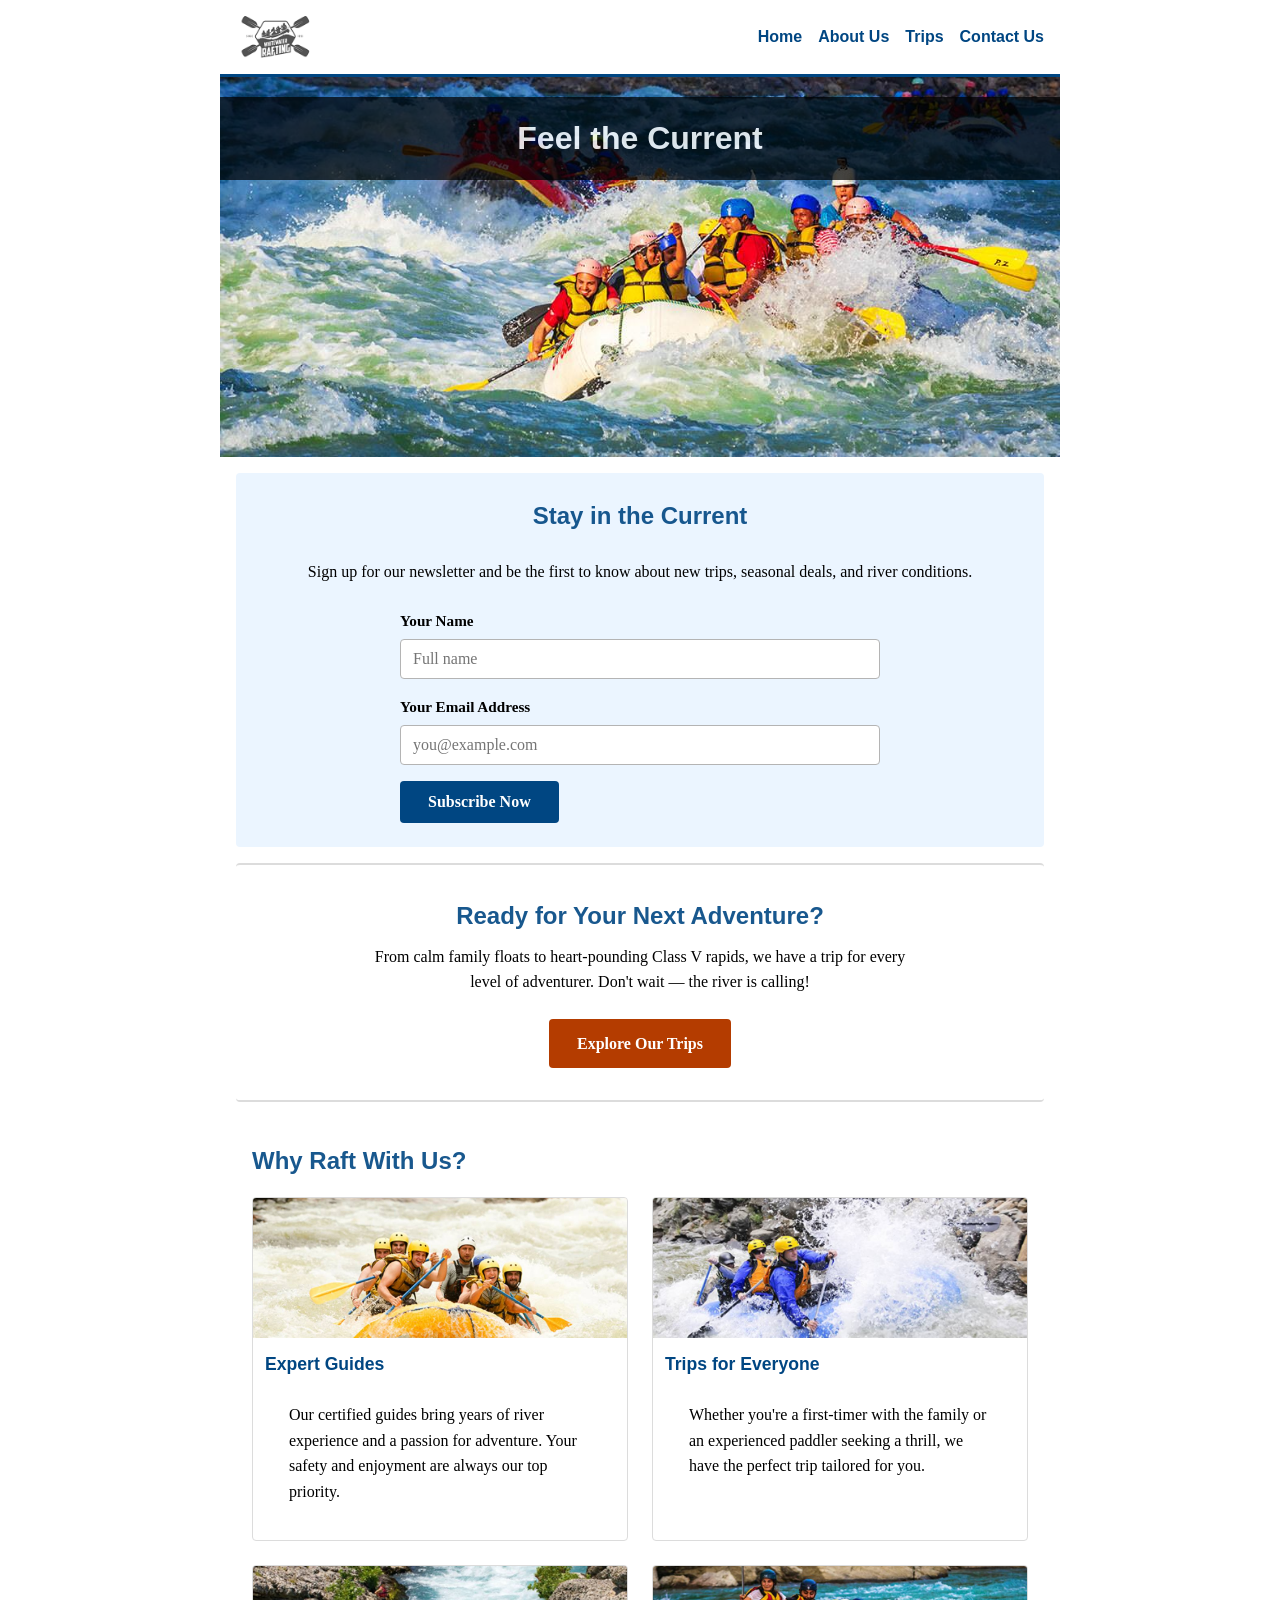
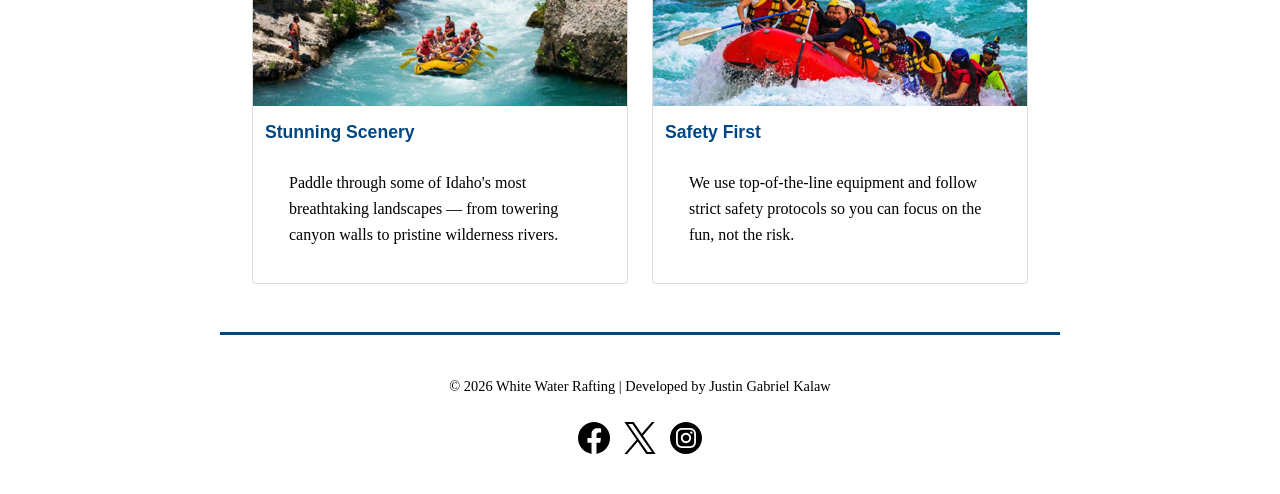
<file: wwr/index.html>
<!DOCTYPE html>
<html lang="en">

<head>
  <meta charset="UTF-8">
  <meta name="viewport" content="width=device-width, initial-scale=1.0">
  <title>Home - White Water Rafting</title>
  <meta name="description" content="White Water Rafting offers thrilling river adventures for all skill levels. Book your next whitewater rafting trip today!">
  <meta name="author" content="Justin Gabriel Kalaw">
  <link rel="stylesheet" href="styles/rafting.css">
</head>
<body>

  <!-- HEADER -->
  <header>
    <img src="images/z-wwr-crossedoars.png" alt="White Water Rafting Logo">
    <nav>
      <a href="index.html">Home</a>
      <a href="about.html">About Us</a>
      <a href="trips.html">Trips</a>
      <a href="contact.html">Contact Us</a>
    </nav>
  </header>

  <!-- MAIN -->
  <main>

    <!-- HERO DIV -->
    <div class="hero">
      <img src="images/rafting12_1024.jpg" alt="Exciting whitewater rafting on a wild river">
      <h1>Feel the Current</h1>
    </div>

    <!-- NEWSLETTER SECTION -->
    <section class="newsletter-section">
      <h2>Stay in the Current</h2>
      <p>Sign up for our newsletter and be the first to know about new trips, seasonal deals, and river conditions.</p>
      <form class="newsletter-form" action="#" method="post">
        <div class="form-group">
          <label for="newsletter-name">Your Name</label>
          <input type="text" id="newsletter-name" name="newsletter-name" placeholder="Full name" required>
        </div>
        <div class="form-group">
          <label for="newsletter-email">Your Email Address</label>
          <input type="email" id="newsletter-email" name="newsletter-email" placeholder="you@example.com" required>
        </div>
        <button type="submit" class="submit-btn">Subscribe Now</button>
      </form>
    </section>

    <!-- CALL TO ACTION -->
    <section class="cta-section">
      <h2>Ready for Your Next Adventure?</h2>
      <p>From calm family floats to heart-pounding Class V rapids, we have a trip for every level of adventurer. Don't wait — the river is calling!</p>
      <a href="trips.html" class="cta-btn">Explore Our Trips</a>
    </section>

    <!-- OFFERINGS GRID -->
    <section class="offerings-section">
      <h2>Why Raft With Us?</h2>
      <div class="offerings-grid">

        <div class="offering-card">
          <img src="images/rafting4_600.jpg" alt="Expert guides leading a rafting trip">
          <div class="offering-content">
            <h3>Expert Guides</h3>
            <p>Our certified guides bring years of river experience and a passion for adventure. Your safety and enjoyment are always our top priority.</p>
          </div>
        </div>

        <div class="offering-card">
          <img src="images/rafting29_600.jpg" alt="Family enjoying a rafting float trip">
          <div class="offering-content">
            <h3>Trips for Everyone</h3>
            <p>Whether you're a first-timer with the family or an experienced paddler seeking a thrill, we have the perfect trip tailored for you.</p>
          </div>
        </div>

        <div class="offering-card">
          <img src="images/rafting65_600.jpg" alt="Beautiful river scenery on the Main Salmon">
          <div class="offering-content">
            <h3>Stunning Scenery</h3>
            <p>Paddle through some of Idaho's most breathtaking landscapes — from towering canyon walls to pristine wilderness rivers.</p>
          </div>
        </div>

        <div class="offering-card">
          <img src="images/rafting18_600.jpg" alt="Safety gear and equipment">
          <div class="offering-content">
            <h3>Safety First</h3>
            <p>We use top-of-the-line equipment and follow strict safety protocols so you can focus on the fun, not the risk.</p>
          </div>
        </div>

      </div>
    </section>

  </main>

  <!-- FOOTER -->
  <footer>
    <p>© 2026 White Water Rafting | Developed by Justin Gabriel Kalaw</p>
    <nav class="socialmedia">
      <a href="#"><img src="images/facebook-bw.svg" alt="Follow White Water Rafting on Facebook"></a>
      <a href="#"><img src="images/x-bw.svg" alt="Follow White Water Rafting on Twitter"></a>
      <a href="#"><img src="images/instagram-bw.svg" alt="Follow White Water Rafting on Instagram"></a>
    </nav>
  </footer>

</body>
</html>
</file>
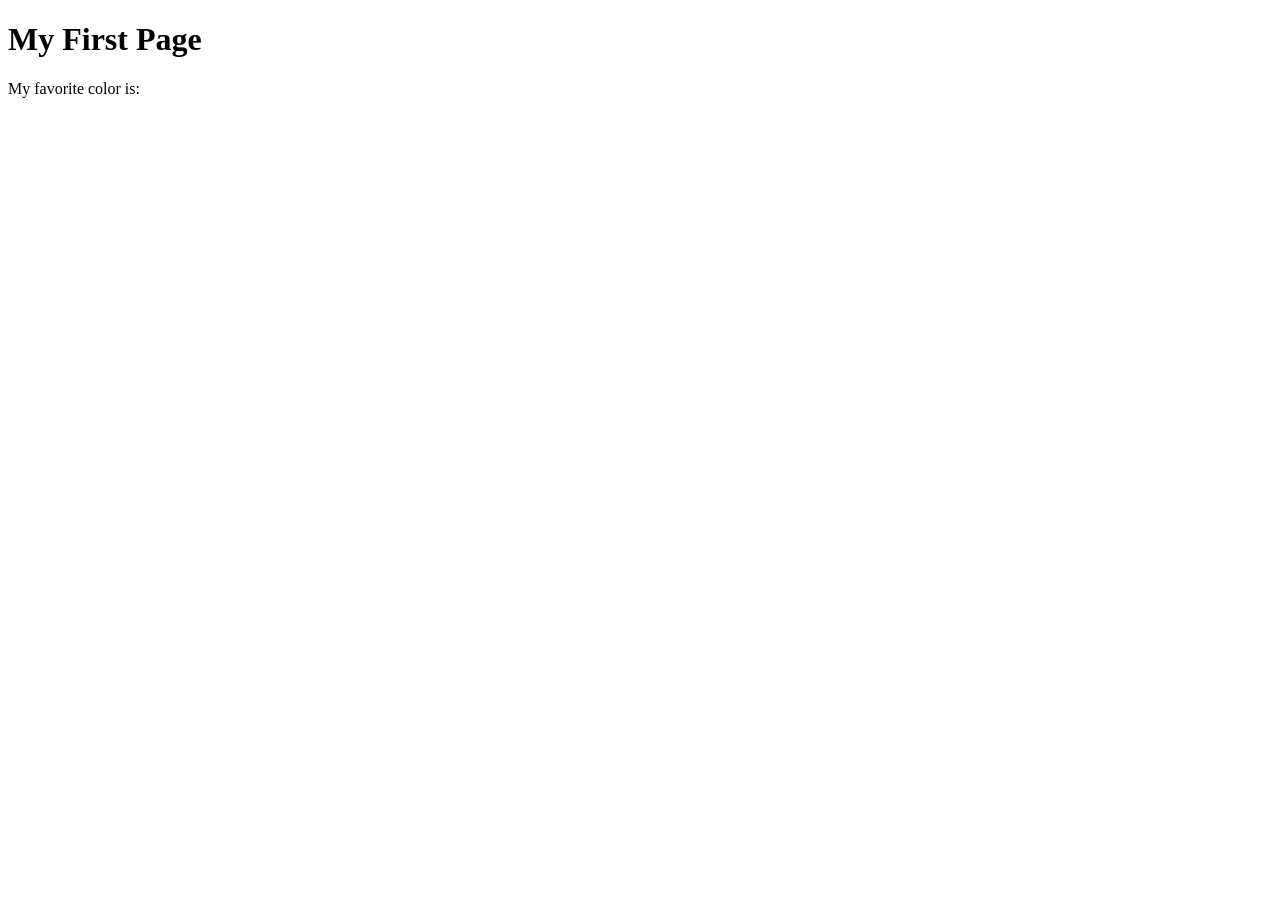
<file: week01/first-page.html>
<!DOCTYPE html>
<html lang="en">
<head>
    <meta charset="UTF-8">
    <meta name="viewport" content="width=device-width, initial-scale=1.0">
    <title>My First Page</title>
</head>
<body>
    <h1>My First Page</h1>
    <p>My favorite color is: </p>
</body>
</html>
</file>
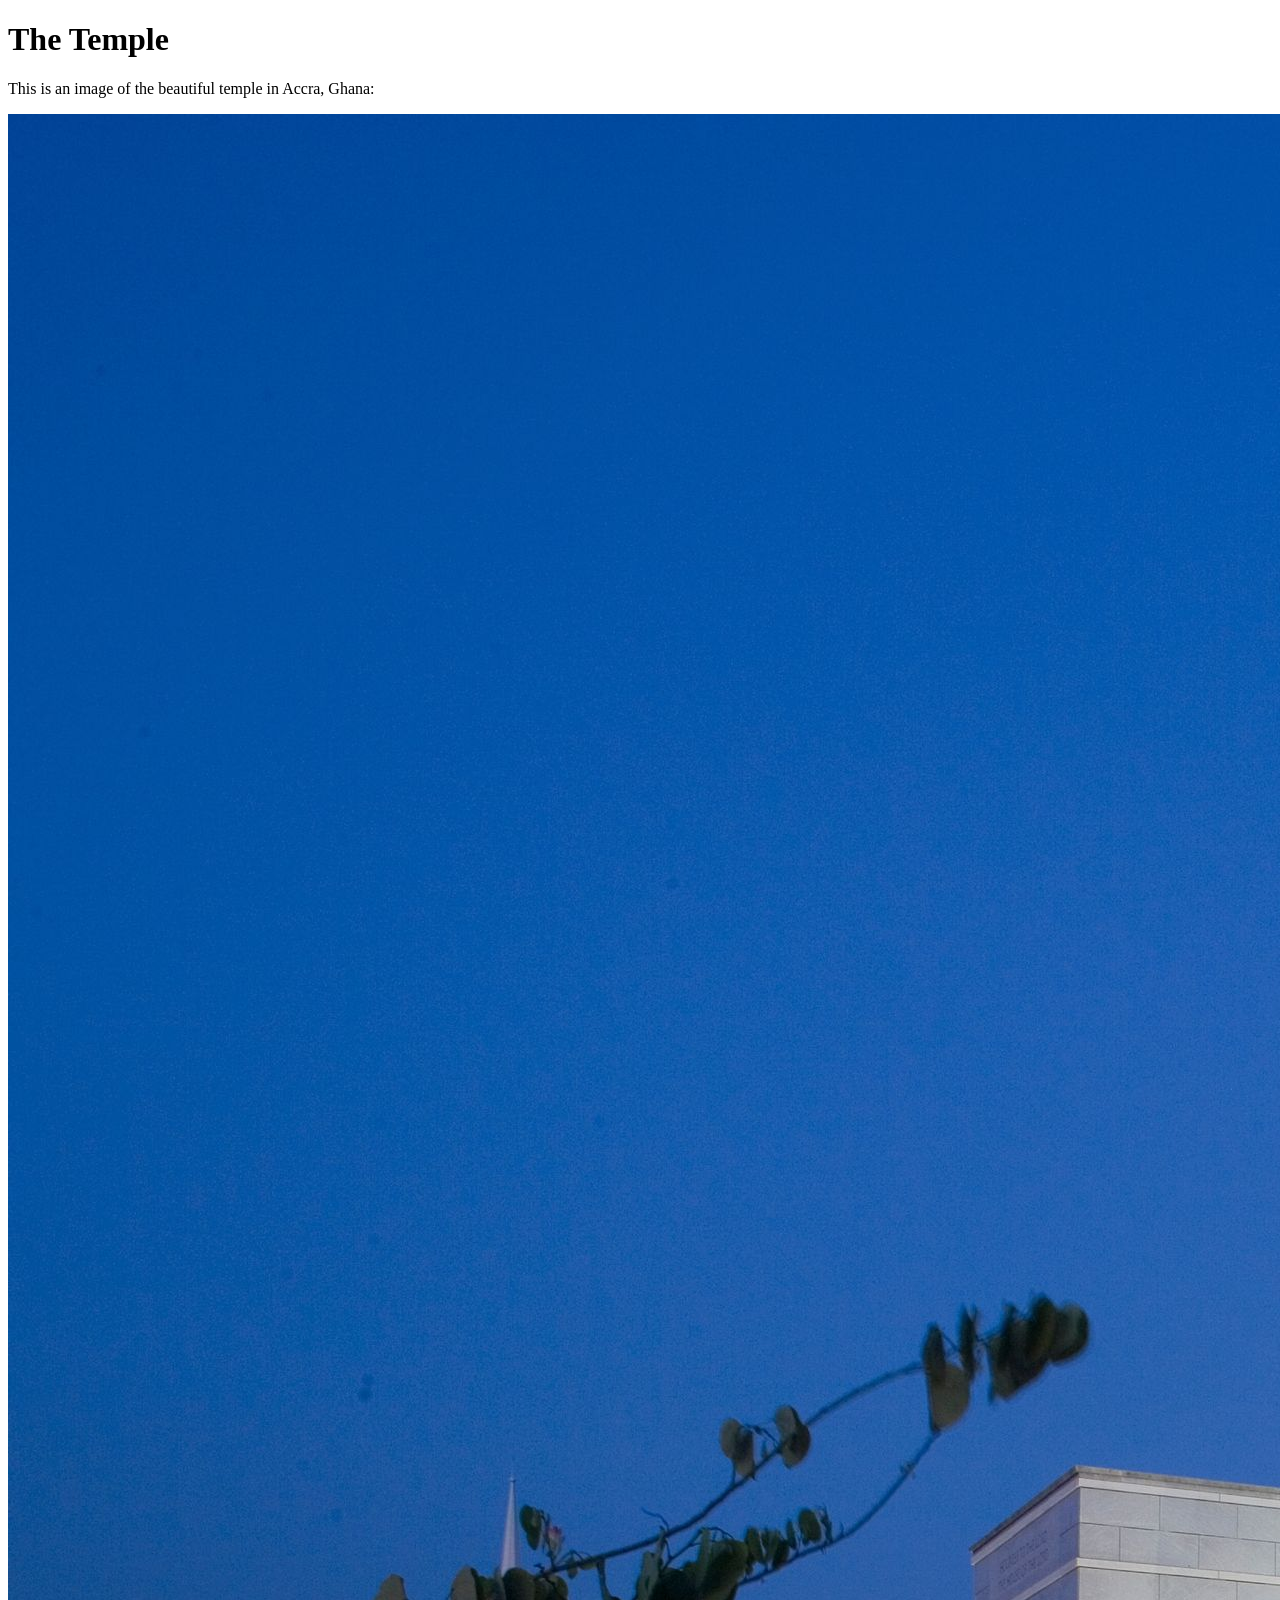
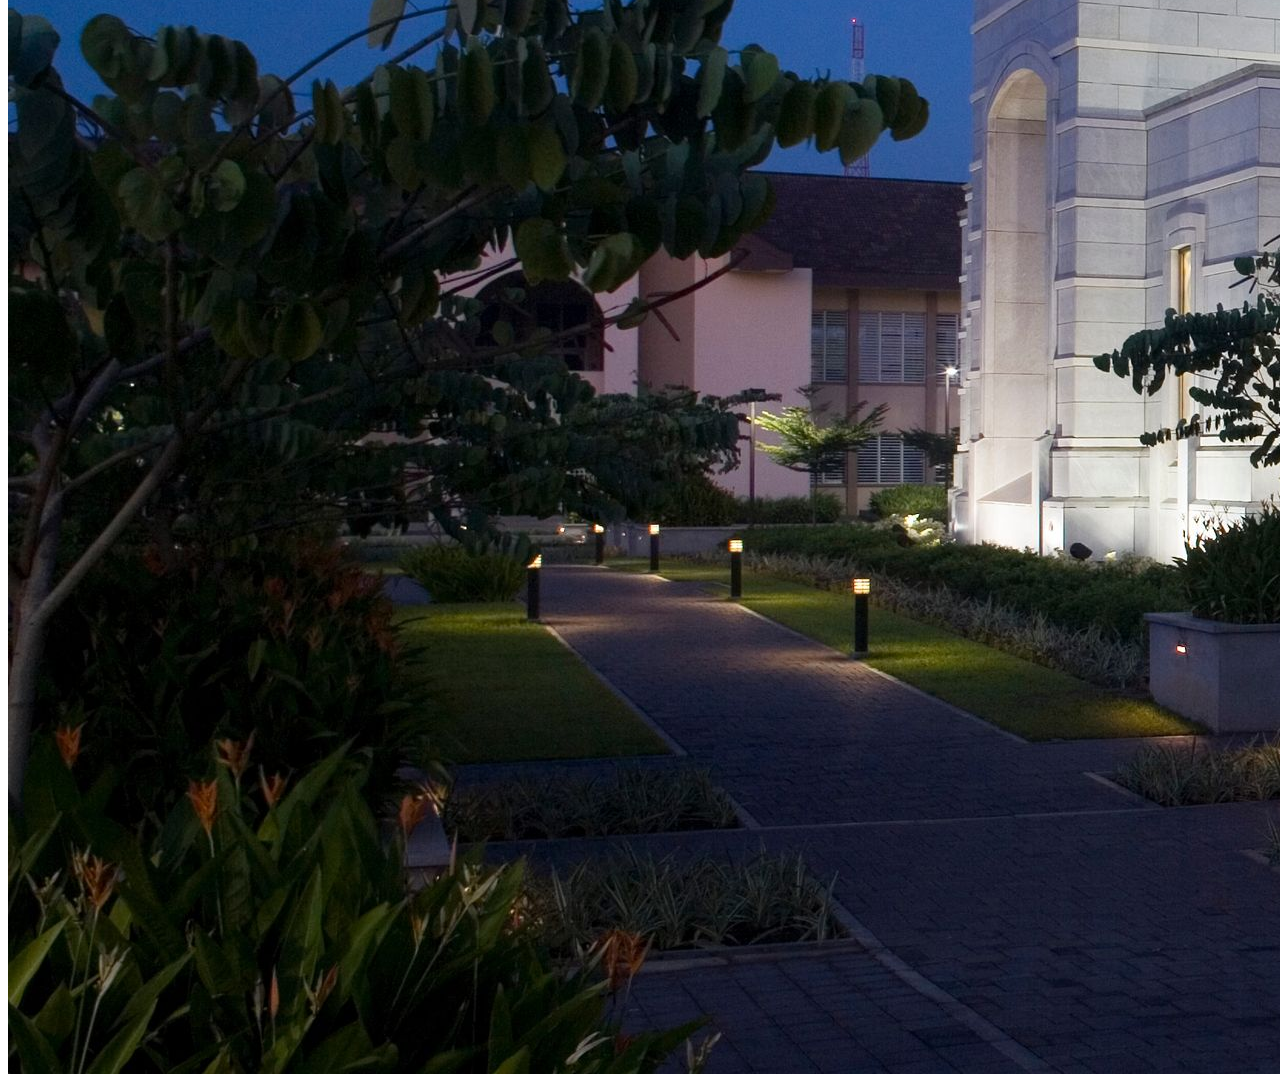
<file: week01/images.html>
<!DOCTYPE html>
<html lang="en">
<head>
    <meta charset="UTF-8">
    <meta name="viewport" content="width=device-width, initial-scale=1.0">
    <title>Temple Image</title>
</head>
<body>
    <h1>The Temple</h1>
    <p>This is an image of the beautiful temple in Accra, Ghana:</p>
    <img src="images/temple-large.jpeg" alt="The Accra Ghana Temple">
    
</body>
</html>
</file>
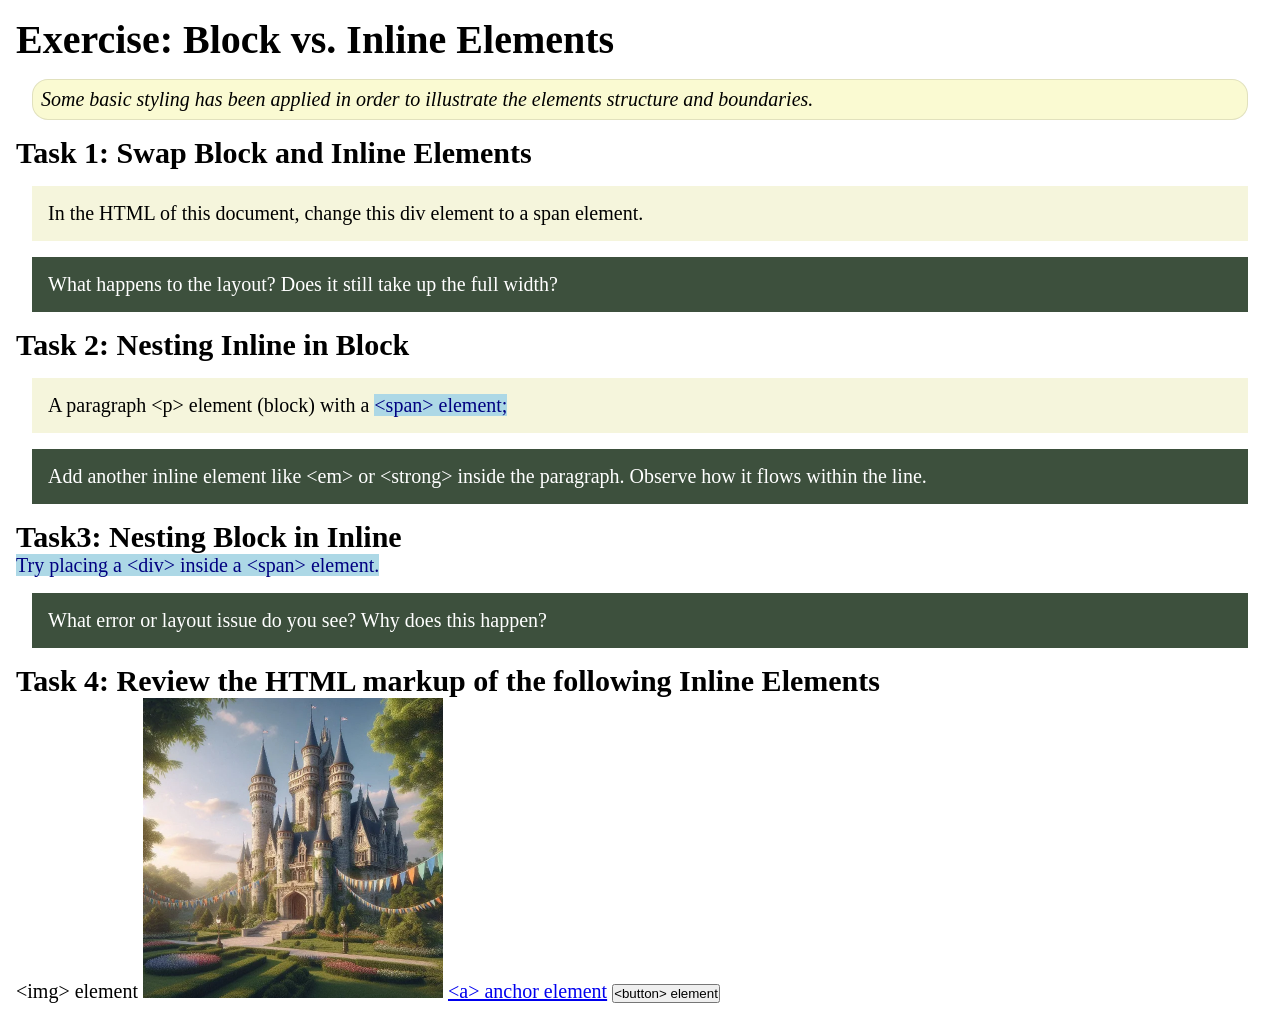
<file: week02/block-vs-inline.html>
<!DOCTYPE html>
<html lang="en">

<head>
    <meta charset="UTF-8">
    <meta name="viewport" content="width=device-width, initial-scale=1.0">
    <title>Exercise: Block vs. Inline Elements</title>
    <link rel="stylesheet" href="styles/block-vs-inline.css">
</head>

<body>
    <main>
        <h1>Exercise: Block vs. Inline Elements</h1>
        <p class="note">Some basic styling has been applied in order to illustrate the elements structure and
            boundaries.</p>

        <h2>Task 1: Swap Block and Inline Elements</h2>
        <div>In the HTML of this document, change this div element to a span element.</div>

        <p class="question">What happens to the layout? Does it still take up the full width?</p>

        <h2>Task 2: Nesting Inline in Block</h2>
        <p>A paragraph &lt;p&gt; element (block) with a <span>&lt;span&gt; element;</span></p>
        <p class="question">Add another inline element like &lt;em&gt; or &lt;strong&gt; inside the paragraph. Observe
            how it flows within the line.</p>

        <h2>Task3: Nesting Block in Inline</h2>
        <span>Try placing a &lt;div&gt; inside a &lt;span&gt; element.</span>
            <p class="question">What error or layout issue do you see? Why does this happen?</p>


            <h2>Task 4: Review the HTML markup of the following Inline Elements</h2>
        &lt;img&gt; element
        <img src="images/castle.webp" alt="placeholder image (images are inline)" width="300" height="300">
        <a href="https://churchofjesuschrist.org">&lt;a&gt; anchor element</a>
        <button type="button">&lt;button&gt; element</button>
    </main>
</body>

</html>
</file>
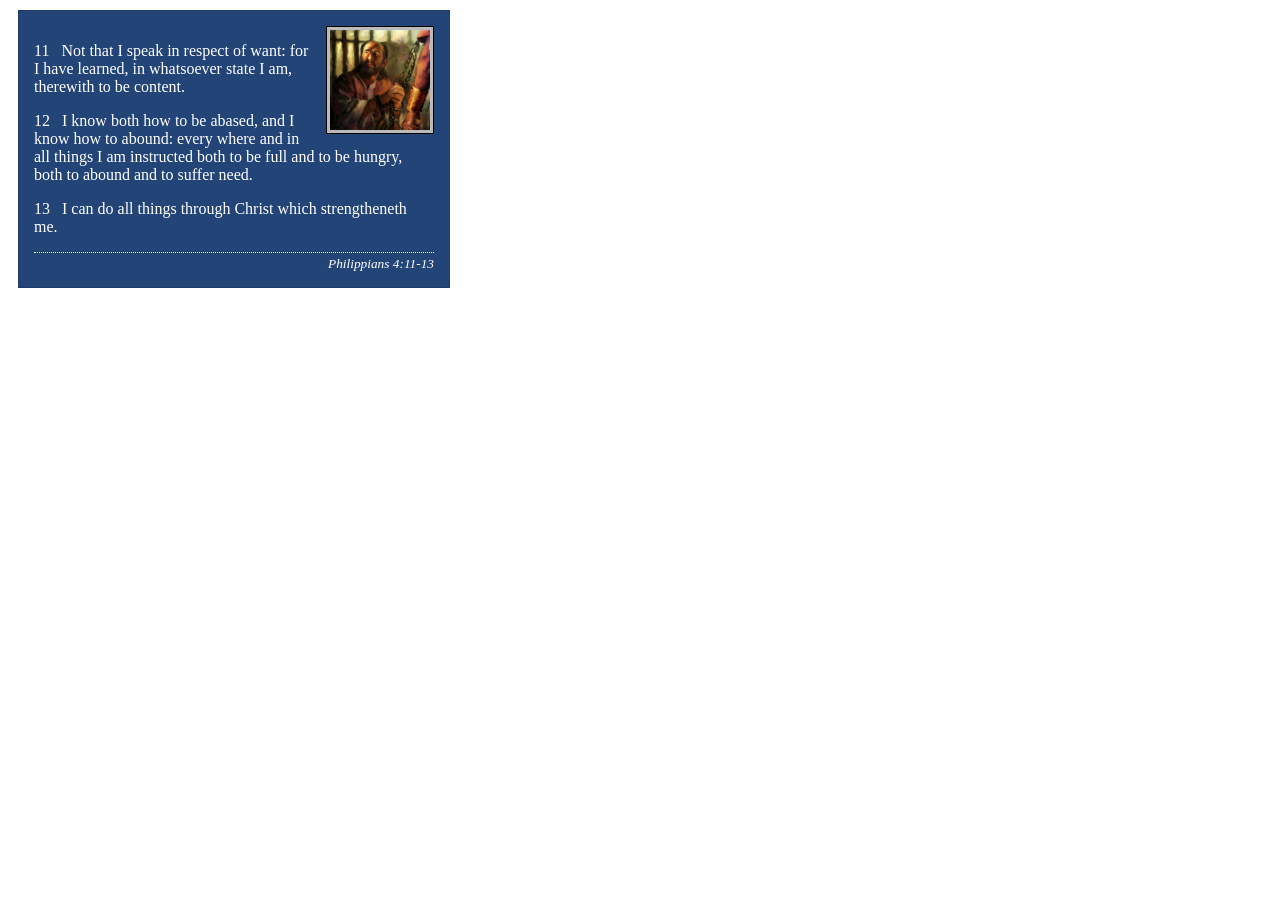
<file: week02/box-model-solution.html>
<!DOCTYPE html>
<html lang="en">
<head>
    <meta charset="UTF-8">
    <meta name="viewport" content="width=device-width, initial-scale=1.0">
    <title>Box Model Activity</title>
    <link rel="stylesheet" href="styles/box-model-solution.css">
</head>
<body>
    <main>
        <div class="callout">
            <img src="images/apostle-paul-imprisoned.webp" alt="Paul the Apostle - Imprisoned in Rome" width="200" height="200">
            <blockquote>
                <p>11 &nbsp; Not that I speak in respect of want: for I have learned, in whatsoever state I am, therewith to be content.</p>
                <p>12 &nbsp; I know both how to be abased, and I know how to abound: every where and in all things I am instructed both to be full and to be hungry, both to abound and to suffer need.</p>
                <p>13 &nbsp; I can do all things through Christ which strengtheneth me.</p>
            </blockquote>
            <cite>Philippians 4:11-13</cite>
        </div>
    </main>
</body>
</html>
</file>
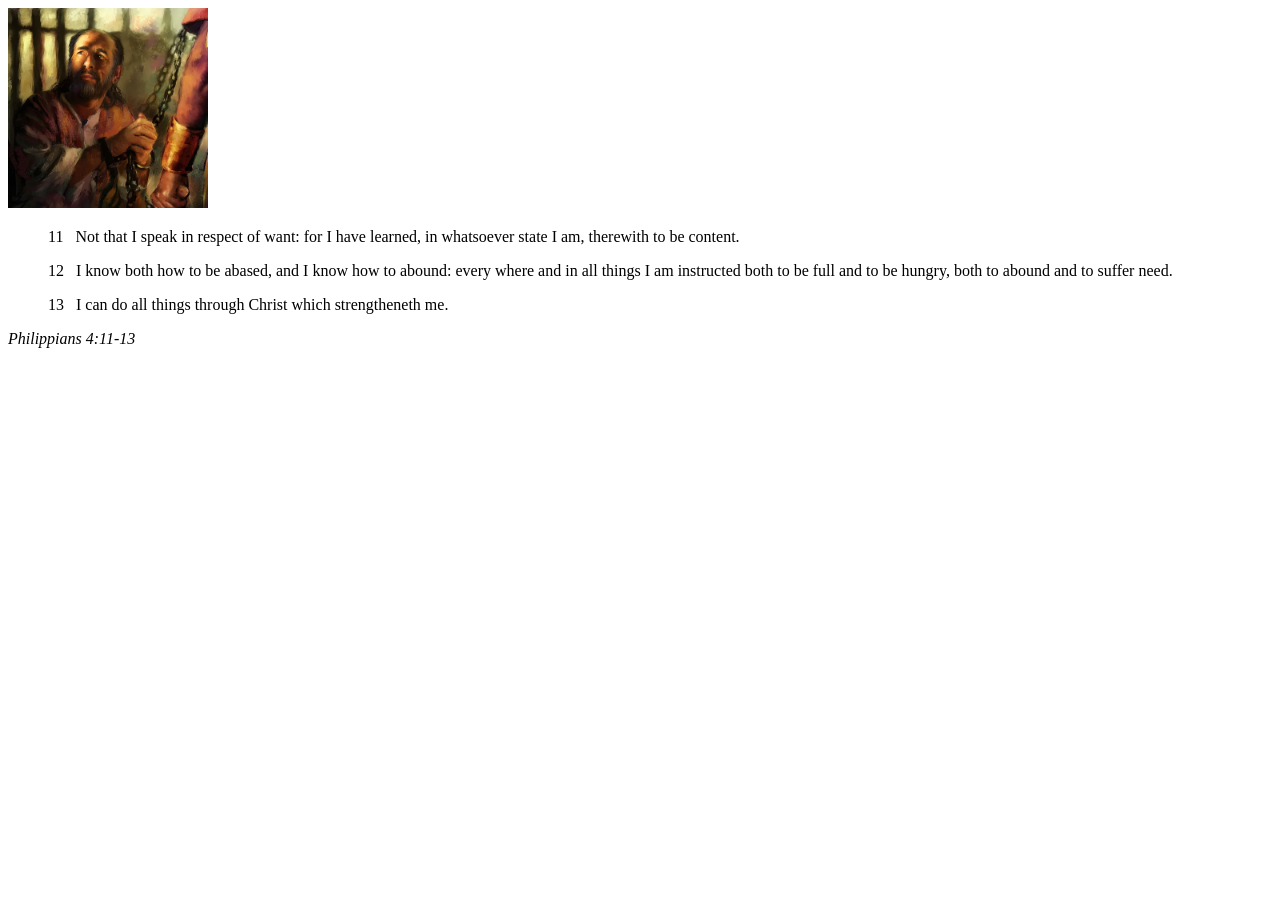
<file: week02/box-model.html>
<!DOCTYPE html>
<html lang="en">
<head>
    <meta charset="UTF-8">
    <meta name="viewport" content="width=device-width, initial-scale=1.0">
    <title>Box Model Activity</title>
</head>
<body>
    <main>
        <div class="callout">
            <img src="images/apostle-paul-imprisoned.webp" alt="Paul the Apostle - Imprisoned in Rome" width="200" height="200">
            <blockquote>
                <p>11 &nbsp; Not that I speak in respect of want: for I have learned, in whatsoever state I am, therewith to be content.</p>
                <p>12 &nbsp; I know both how to be abased, and I know how to abound: every where and in all things I am instructed both to be full and to be hungry, both to abound and to suffer need.</p>
                <p>13 &nbsp; I can do all things through Christ which strengtheneth me.</p>
            </blockquote>
            <cite>Philippians 4:11-13</cite>
        </div>
    </main>
</body>
</html>
</file>
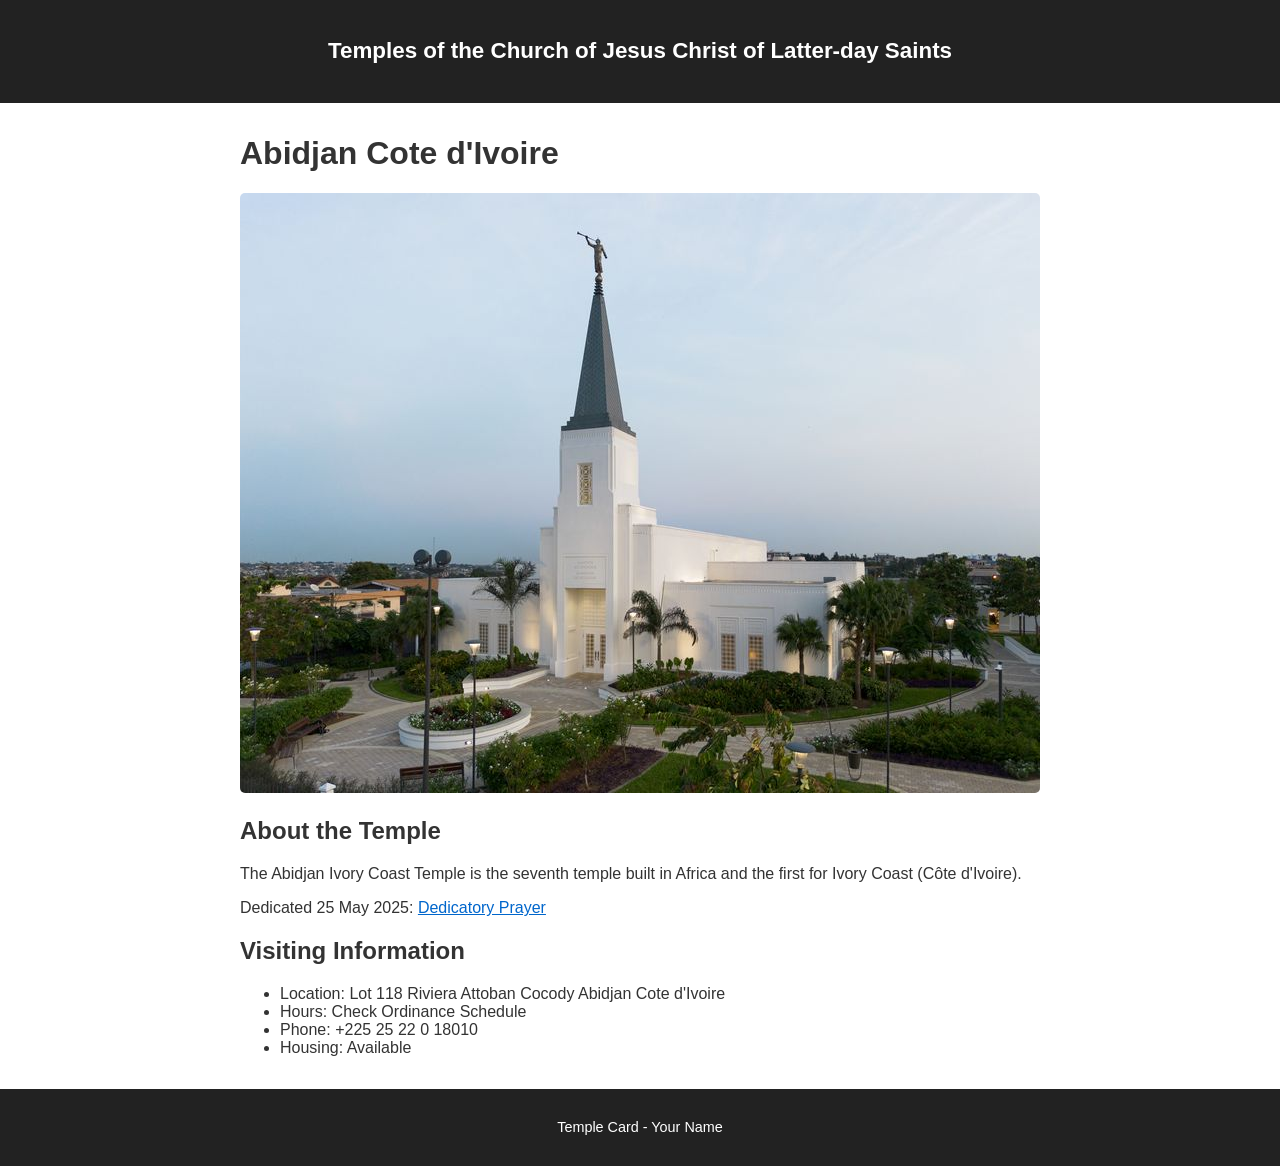
<file: week02/temple.html>
<!DOCTYPE html>
<html lang="en">

<head>
    <meta charset="UTF-8">
    <meta name="viewport" content="width=device-width, initial-scale=1.0">
    <title>Temple Card - Abidjan Cote d'Ivoire</title>
    <link rel="stylesheet" href="styles/temple.css">
    
</head>

<body>
    <header>
        <p>Temples of the Church of Jesus Christ of Latter-day Saints</p>
    </header>
    <main>
        <h1>Abidjan Cote d'Ivoire</h1>
        <picture>
            <img src="images/abidjan-ivory-coast.jpeg" alt="Abidjan Cote d'Ivoire Temple">
        </picture>
        <section>
            <h2>About the Temple</h2>
            <p>The Abidjan Ivory Coast Temple is the seventh temple built in Africa and the first for Ivory Coast (Côte
                d'Ivoire).</p>
            <p>Dedicated 25 May 2025: <a
                    href="https://www.churchofjesuschrist.org/temples/dedicatory-prayer/abidjan-ivory-coast-temple/2025-05-25?lang=eng"
                    target="_blank" rel="noopener noreferrer">Dedicatory Prayer</a></p>
        </section>
        <section>
            <h2>Visiting Information</h2>
            <ul>
                <li>Location: Lot 118 Riviera Attoban Cocody Abidjan Cote d'Ivoire</li>
                <li>Hours: Check Ordinance Schedule</li>
                <li>Phone: +225 25 22 0 18010</li>
                <li>Housing: Available</li>
            </ul>
        </section>
    </main>
    <footer>
        <p>Temple Card - Your Name</p>
    </footer>
</body>

</html>
</file>
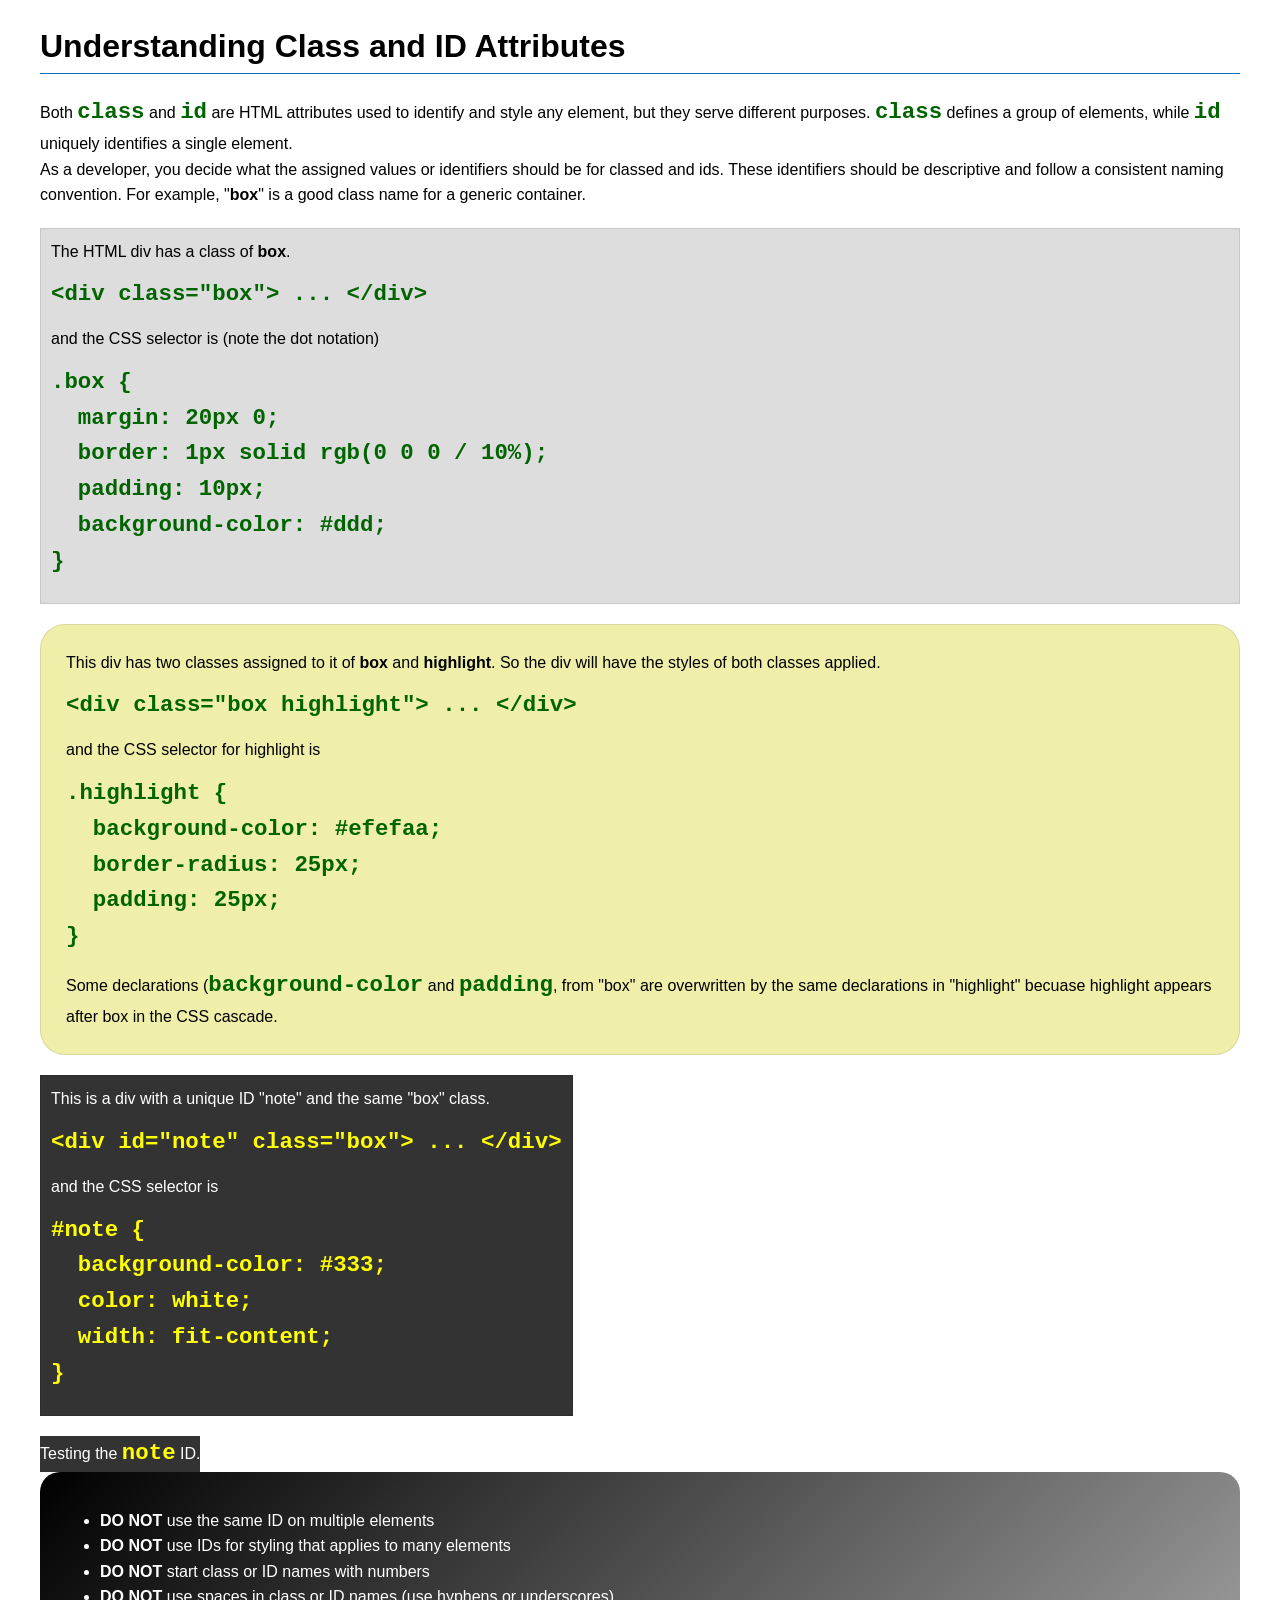
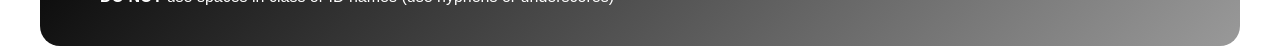
<file: week03/class-and-id.html>
<!DOCTYPE html>
<html lang="en">

<head>
    <meta charset="UTF-8">
    <meta name="viewport" content="width=device-width, initial-scale=1.0">
    <title>Class vs ID Attributes</title>
    <link rel="stylesheet" href="styles/class-and-id.css">
</head>

<body>
    <h1>Understanding Class and ID Attributes</h1>
    <p>Both <code>class</code> and <code>id</code> are HTML attributes used to identify and style any element, but they
        serve different purposes. <code>class</code> defines a group of elements, while <code>id</code> uniquely
        identifies a single element.</p>
    <p>As a developer, you decide what the assigned values or identifiers should be for classed and ids. These
        identifiers should be
        descriptive and follow a consistent naming convention. For example, "<strong>box</strong>" is a good class name
        for a generic container.</p>
    <div class="box">
        <p>The HTML div has a class of <strong>box</strong>.</p>
        <pre><code class="html">&lt;div class="box"&gt; ... &lt;/div&gt;</code></pre>
        and the CSS selector is (note the dot notation)
        <pre><code class="css">.box {
  margin: 20px 0;
  border: 1px solid rgb(0 0 0 / 10%);
  padding: 10px;
  background-color: #ddd; 
}</code></pre>
    </div>

    <div class="box highlight">
        <p>This div has two classes assigned to it of <strong>box</strong> and <strong>highlight</strong>. So the div
            will have the styles of both classes applied.</p>
        <pre><code class="html">&lt;div class="box highlight"&gt; ... &lt;/div&gt;</code></pre>
        and the CSS selector for highlight is
        <pre><code class="css">.highlight {
  background-color: #efefaa;
  border-radius: 25px;
  padding: 25px;
}</code></pre>
<p>Some declarations (<code>background-color</code> and <code>padding</code>, from "box" are overwritten by the same declarations in "highlight" becuase highlight appears after box in the CSS cascade.</p>
    </div>

    <div id="note" class="box">
        <p>This is a div with a unique ID "note" and the same "box" class.</p>
        <pre><code class="html">&lt;div id="note" class="box"&gt; ... &lt;/div&gt;</code></pre>
        and the CSS selector is
        <pre><code class="css">#note {
  background-color: #333;
  color: white;
  width: fit-content;
}</code></pre>
    </div>

    <div id="note">
        <p>Testing the <code>note</code> ID.</p>
    </div>

    <section id="best-practice">
        <ul>
            <li><strong>DO NOT</strong> use the same ID on multiple elements</li>
            <li><strong>DO NOT</strong> use IDs for styling that applies to many elements</li>
            <li><strong>DO NOT</strong> start class or ID names with numbers</li>
            <li><strong>DO NOT</strong> use spaces in class or ID names (use hyphens or underscores)</li>
        </ul>
    </section>




</body>

</html>
</file>
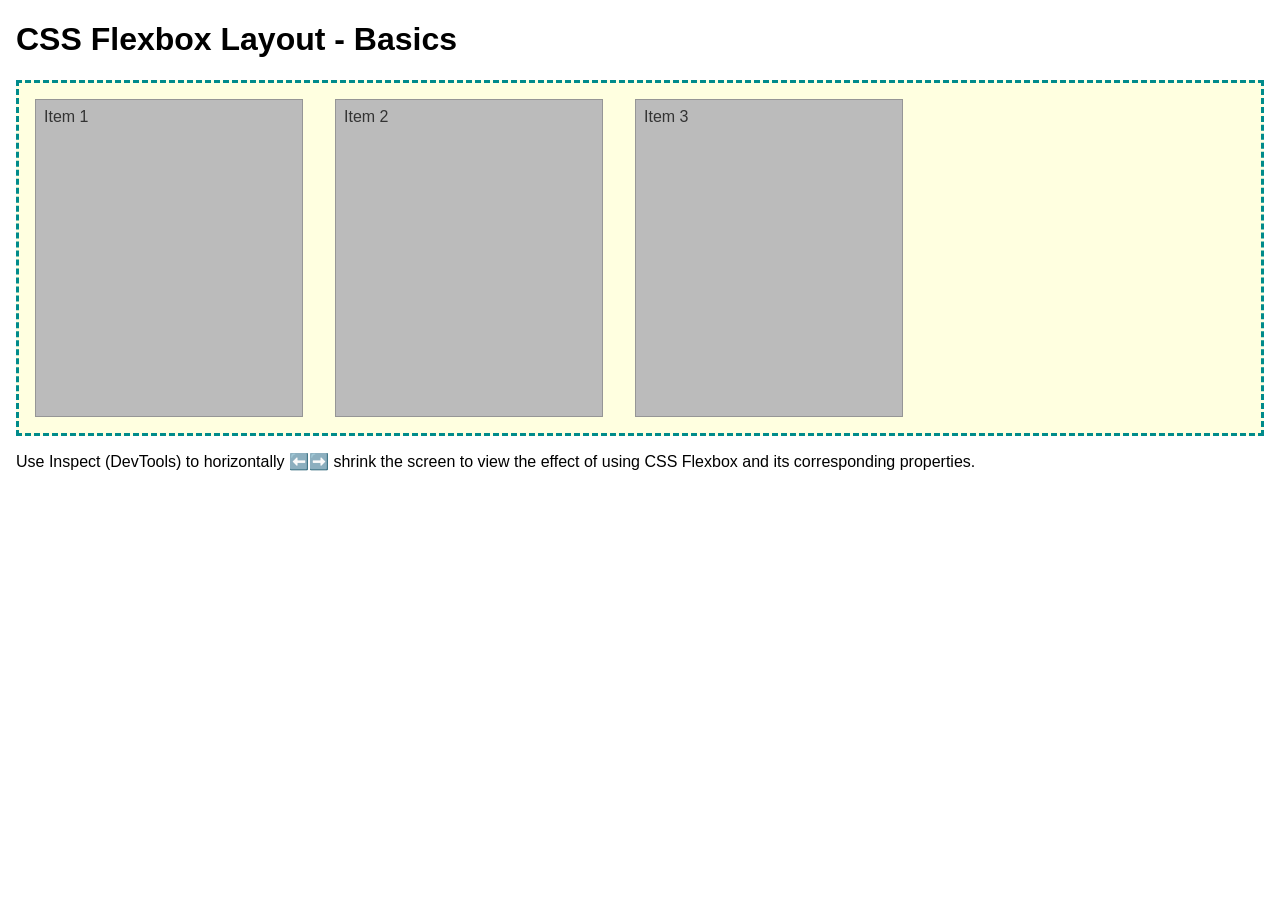
<file: week04/flexbox-layout.html>
<!DOCTYPE html>
<html lang="en">
<head>
    <meta charset="UTF-8">
    <meta name="viewport" content="width=device-width, initial-scale=1.0">
    <title>CSS Flexbox Layout - Basics</title>
    <link rel="stylesheet" href="styles/flexbox.css">
</head>
<body>
    <main>
        <h1>CSS Flexbox Layout - Basics</h1>
        <div class="flex-container">
            <div class="flex-item item1">Item 1</div>
            <div class="flex-item item2">Item 2</div>
            <div class="flex-item item3">Item 3</div>
        </div>
        <p>Use Inspect (DevTools) to horizontally ⬅️➡️ shrink the screen to view the effect of using CSS Flexbox and its corresponding properties.</p>
    </main>
</body>
</html>
</file>
<file: wwr/styles/rafting.css>
:root {
  --primary-color: rgb(0, 70, 130);     /* darker blue for better readability */
  --accent-color: rgb(180, 60, 0);       /* darker orange for better contrast */
  --accent1-color: rgb(180, 60, 0);      /* for hero overlay/accents */
  --light-color: rgb(255, 255, 255);     /* white */
  --dark-color: rgb(0, 0, 0);            /* black */
  --overlay-color: rgba(0, 0, 0, 0.85); /* darker hero overlay */
}

/* Universal Reset */
* {
  margin: 0;
  padding: 0;
  box-sizing: border-box;
}

/* Body Styling */
body {
  font-family: Georgia, 'Times New Roman', serif;
  color: var(--dark-color);
  background-color: var(--light-color);
  line-height: 1.6;
}

/* Layout: header, main, footer */
header, main, footer {
  width: 840px;
  margin: 0 auto;
}

/* Headings */
h1, h2, h3 {
  font-family: Impact, 'Arial Narrow', Arial, sans-serif;
  color: var(--primary-color);
}

/* Basic margin/padding */
nav, p, section, article {
  margin: 16px;
  padding: 8px;
}

/* Links */
a {
  color: var(--primary-color);
}

a:hover {
  color: var(--accent-color);
}

/* Remove underline from social media links */
.socialmedia a {
  text-decoration: none;
}

/* =============================================
   HEADER
   ============================================= */
header {
  display: flex;
  align-items: center;
  justify-content: space-between;
  padding: 12px 16px;
  border-bottom: 3px solid var(--primary-color);
}

header img {
  width: 80px;
  height: auto;
}

header nav {
  display: flex;
  gap: 16px;
  margin: 0;
  padding: 0;
}

header nav a {
  text-decoration: none;
  font-weight: bold;
  font-family: Impact, 'Arial Narrow', Arial, sans-serif;
  font-size: 1em;
  color: var(--primary-color);
}

header nav a:hover {
  color: var(--accent-color);
}

/* =============================================
   HERO
   ============================================= */
.hero {
  position: relative;
}

.hero img {
  display: block;
  width: 100%;
  height: auto;
  max-height: 380px;
  object-fit: cover;
}

.hero h1 {
  position: absolute;
  top: 20px;
  width: 100%;
  padding: 16px;
  opacity: 0.85;
  background-color: var(--overlay-color);
  color: var(--light-color);
  text-align: center;
}

.hero article {
  position: absolute;
  bottom: 0;
  left: 0;
  right: 0;
  margin: 1em;
  background-color: var(--overlay-color);
  color: var(--light-color);
  padding: 20px 20px 24px;
  min-height: 140px;
}




.hero article img {
  float: right;
  width: 125px;
  margin-left: 8px;
  margin-bottom: 8px;
  border-radius: 4px;
}

/* =============================================
   SECTIONS (shared)
   ============================================= */
section {
  background-color: var(--light-color);
  color: var(--dark-color);
  padding: 16px;
  border-radius: 4px;
}

/* =============================================
   ADVENTURE IMAGES (about.html)
   ============================================= */
.adventure-images {
  display: flex;
  flex-wrap: wrap;
  gap: 12px;
  justify-content: center;
  margin-top: 12px;
}

.adventure-images figure {
  text-align: center;
  margin: 0;
}

.adventure-images figure img {
  width: 150px;
  height: 120px;
  object-fit: cover;
  border-radius: 4px;
  display: block;
}

.adventure-images figcaption {
  font-size: 0.85em;
  margin-top: 4px;
  color: var(--dark-color);
}

/* =============================================
   FOOTER
   ============================================= */
footer {
  border-top: 3px solid var(--primary-color);
  padding: 16px;
  margin-top: 24px;
}

footer p {
  text-align: center;
  font-size: 0.9em;
  color: var(--dark-color);
}

footer nav.socialmedia {
  text-align: center;
  margin-top: 8px;
  padding: 0;
}

footer nav.socialmedia a img {
  width: 32px;
  height: 32px;
  margin: 0 5px;
}

/* =============================================
   SHARED FORM ELEMENTS
   ============================================= */
.form-group {
  display: flex;
  flex-direction: column;
  gap: 6px;
}

.form-group label {
  font-weight: bold;
  color: var(--dark-color);
  font-size: 0.95em;
}

.form-group input[type="text"],
.form-group input[type="email"],
.form-group textarea {
  width: 100%;
  padding: 10px 12px;
  border: 1px solid rgb(180, 180, 180);
  border-radius: 4px;
  font-size: 1em;
  font-family: inherit;
  color: var(--dark-color);
  background-color: var(--light-color);
}

.form-group input[type="text"]:focus,
.form-group input[type="email"]:focus,
.form-group textarea:focus {
  outline: 2px solid var(--primary-color);
  border-color: var(--primary-color);
}

/* Submit Button (shared) */
.submit-btn {
  align-self: flex-start;
  background-color: var(--primary-color);
  color: var(--light-color);
  border: none;
  border-radius: 4px;
  padding: 12px 28px;
  font-size: 1em;
  font-family: inherit;
  font-weight: bold;
  cursor: pointer;
  transition: background-color 0.2s ease;
}

.submit-btn:hover {
  background-color: var(--accent-color);
}

/* CTA Button (shared) */
.cta-btn {
  display: inline-block;
  background-color: var(--accent-color);
  color: var(--light-color);
  text-decoration: none;
  padding: 12px 28px;
  border-radius: 4px;
  font-weight: bold;
  font-size: 1em;
  margin-top: 8px;
  transition: background-color 0.2s ease;
}

.cta-btn:hover {
  background-color: var(--primary-color);
  color: var(--light-color);
}

/* =============================================
   HOME PAGE (index.html)
   ============================================= */

/* Newsletter */
.newsletter-section {
  text-align: center;
  padding: 24px 16px;
  background-color: rgb(235, 245, 255);
  border-radius: 4px;
}

.newsletter-section h2 {
  margin-bottom: 8px;
}

.newsletter-form {
  display: flex;
  flex-direction: column;
  gap: 16px;
  max-width: 480px;
  margin: 16px auto 0;
  text-align: left;
}

/* CTA Section */
.cta-section {
  text-align: center;
  padding: 32px 16px;
  border-top: 2px solid rgb(220, 220, 220);
  border-bottom: 2px solid rgb(220, 220, 220);
}

.cta-section h2 {
  margin-bottom: 8px;
}

.cta-section p {
  margin: 0 auto 16px;
  max-width: 560px;
  padding: 0;
}

/* Offerings Grid */
.offerings-section {
  padding: 24px 16px;
}

.offerings-section h2 {
  margin-bottom: 16px;
}

.offerings-grid {
  display: grid;
  grid-template-columns: 1fr 1fr;
  gap: 24px;
}

.offering-card {
  display: flex;
  flex-direction: column;
  border: 1px solid rgb(220, 220, 220);
  border-radius: 4px;
  overflow: hidden;
}

.offering-card img {
  width: 100%;
  height: 140px;
  object-fit: cover;
  display: block;
}

.offering-content {
  padding: 12px;
}

.offering-content h3 {
  margin-bottom: 6px;
  font-size: 1.1em;
}

/* =============================================
   TRIPS PAGE (trips.html)
   ============================================= */

/* Trips Grid */
.trips-section {
  padding: 24px 16px;
}

.trips-section h2 {
  margin-bottom: 16px;
}

.trips-grid {
  display: grid;
  grid-template-columns: 1fr 1fr;
  gap: 24px;
}

.trip-card {
  border: 1px solid rgb(220, 220, 220);
  border-radius: 4px;
  overflow: hidden;
}

/* Make the third card span full width */
.trip-card:last-child {
  grid-column: 1 / -1;
  display: grid;
  grid-template-columns: 1fr 1fr;
}

.trip-card:last-child img {
  height: 100%;
}

.trip-card img {
  width: 100%;
  height: 180px;
  object-fit: cover;
  display: block;
}

.trip-content {
  padding: 12px;
}

.trip-content h3 {
  margin-bottom: 6px;
}

.trip-meta {
  font-size: 0.85em;
  color: var(--accent-color);
  font-weight: bold;
  margin-bottom: 6px;
  padding: 0;
}

/* Trips Table */
.table-section {
  padding: 24px 16px;
}

.table-section h2 {
  margin-bottom: 16px;
}

.trips-table {
  width: 100%;
  border-collapse: collapse;
  font-size: 0.95em;
}

.trips-table th {
  background-color: var(--primary-color);
  color: var(--light-color);
  padding: 10px 12px;
  text-align: left;
}

.trips-table td {
  padding: 10px 12px;
  border-bottom: 1px solid rgb(220, 220, 220);
}

.trips-table tbody tr:nth-child(even) {
  background-color: rgb(235, 245, 255);
}

.trips-table tbody tr:hover {
  background-color: rgb(210, 235, 255);
}

/* =============================================
   CONTACT PAGE (contact.html)
   ============================================= */
.contact-section {
  display: flex;
  flex-direction: column;
  gap: 32px;
  padding: 24px 0;
}

.contact-info {
  padding: 16px;
}

.info-details p {
  margin: 8px 16px;
  line-height: 1.8;
}

.contact-map {
  display: block;
  width: 100%;
  height: 300px;
  margin-top: 16px;
  border-radius: 4px;
}

/* Employee Profiles */
.employee-profiles {
  padding: 16px;
}

.profile-grid {
  display: flex;
  gap: 24px;
  justify-content: center;
  flex-wrap: wrap;
  margin-top: 16px;
}

.profile-card {
  text-align: center;
  width: 200px;
  margin: 0;
}

.profile-card img {
  width: 100%;
  height: 200px;
  object-fit: cover;
  border-radius: 4px;
  display: block;
}

.profile-card figcaption {
  margin-top: 8px;
  font-size: 0.95em;
  color: var(--dark-color);
  line-height: 1.5;
}

.profile-card figcaption span {
  color: var(--primary-color);
  font-size: 0.9em;
}

/* Contact Form */
.contact-form-wrapper {
  padding: 16px;
}

form.contact-form {
  display: flex;
  flex-direction: column;
  gap: 20px;
  margin-top: 16px;
}

.radio-group {
  border: 1px solid rgb(180, 180, 180);
  border-radius: 4px;
  padding: 12px 16px;
}

.radio-group legend {
  font-weight: bold;
  color: var(--dark-color);
  padding: 0 6px;
  font-size: 0.95em;
}

.radio-label {
  display: flex;
  align-items: center;
  gap: 8px;
  margin-top: 8px;
  font-weight: normal;
  cursor: pointer;
}

.form-check {
  flex-direction: row;
  align-items: flex-start;
}

.checkbox-label {
  display: flex;
  align-items: center;
  gap: 8px;
  font-weight: normal;
  cursor: pointer;
  color: var(--dark-color);
}

/* =============================================
   HEADING OPACITY
   ============================================= */
section h2 {
  opacity: 0.9;
}

.hero article h2 {
  color: var(--primary-color);
  opacity: 0.95
}

.hero {
  position: relative;
  overflow: hidden;
}
</file>
<file: week02/styles/block-vs-inline.css>
* {
    margin: 0;
    padding: 0;
}

body {
    font-size: 20px;
    margin: 1rem;
}

p,
div {
    background-color: beige;
    margin: 1rem;
    padding: 1rem;
}

span {
    color: navy;
    background-color: lightblue;
}

code {
    margin: 0;
    padding: 0;
    color: green;
    font-size: 1.2rem;
}

.note {
    font-style: italic;
    background-color: lightgoldenrodyellow;
    border-radius: 1rem;
    border: 1px solid rgb(0 0 0 / 10%);
    margin: 1rem;
    padding: .5rem;
}

.question {
    background-color: #3d503d;
    color: #fff;
}
</file>
<file: week02/styles/box-model-solution.css>
.callout {
    max-width: 400px;
    margin: 10px;
    border: 1px solid rgba(0, 0, 0, .1);
    padding: 15px;
    background-color: #247;
    color: #fff;
}

.callout img {
    float: right;
    margin: 0 0 10px 15px;
    border: 1px solid #000;
    padding: 3px;
    background-color: #bbb;
    width: 100px;
    height: auto;

}

blockquote {
    margin: 0;
}

cite {
    display: block;
    border-top: 1px dotted #fff;
    padding-top: 3px;
    text-align: right;
    font-size: smaller;
}
</file>
<file: week02/styles/temple.css>
/* temple.css */

/* Global resets and font */
body {
    margin: 0;
    padding: 0;
    font-family: Arial, sans-serif;
    background-color: #fff;
    color: #333;
}

/* Header bar */
header {
    background-color: #222;
    color: #fff;
    text-align: center;
    padding: 1rem 0;
    font-size: 1.4rem;
    font-weight: bold;
}

/* Main container to center content */
main {
    max-width: 800px;
    margin: 2rem auto;
    padding: 0 1rem;
}

/* Temple image styling */
main img {
    display: block;
    max-width: 100%;
    height: auto;
    border-radius: 5px;
    margin: 0 auto 1.5rem auto;
}

/* About & Visiting Info boxes */
.section-box {
    background-color: #eee;
    padding: 1rem;
    margin-bottom: 1.5rem;
    border: 1px solid #ccc;
    border-radius: 5px;
}

.section-box h2 {
    margin-top: 0;
    font-size: 1.2rem;
    border-bottom: 2px solid #999;
    padding-bottom: 0.3rem;
}

/* Lists inside the boxes */
.section-box ul {
    list-style-type: disc;
    margin-left: 1.5rem;
    padding: 0;
}

/* Footer style */
footer {
    background-color: #222;
    color: #fff;
    text-align: center;
    padding: 1rem 0;
    font-size: 0.9rem;
}

/* Link style */
a {
    color: #0066cc;
}
a:hover {
    text-decoration: underline;
}
</file>
<file: week03/styles/class-and-id.css>
body {
    font-family: Arial, sans-serif;
    line-height: 1.6;
    margin: 0;
    padding: 0 40px;
}

h1 {
    border-bottom: 1px solid rgb(0 110 182);
    padding-bottom: 0;
}



p {
    margin: 0;
}

code {
    color: darkgreen;
    font-weight: 700;
    font-size: 1.4rem;
}

/* Class examples - can be reused */

.box {
    margin: 20px 0;
    border: 1px solid rgb(0 0 0 / 10%);
    padding: 10px;
    background-color: #ddd; /* this is shorthand for #dddddd */
}

.highlight {
    background-color: #efefaa;
    border-radius: 25px;
    padding: 25px;
}

/* ID examples - should be unique */

#note {
    background-color: #333;
    color: white;
    width: fit-content;
}

#note code {
    color: yellow;
}

#best-practice {
    background: linear-gradient(135deg, #000 0%, #999 100%);
    color: white;
    border-radius: 20px;
    padding: 20px
}
</file>
<file: week04/styles/flexbox.css>
body {
    font-family: Helvetica, Arial, sans-serif;
    margin: 1rem;
}

.flex-container {
    border: 3px dashed darkcyan;
    background-color: lightyellow;
    display: flex;
    flex-wrap: wrap;
}

.flex-item {
    width: 250px;
    margin: 1rem;
    border: 1px solid rgb(0 0 0 / 20%);
    padding: 0.5rem;
    background-color: #bbb;
    color: #333;
}

.item1 {
    min-height: 100px;
}

.item2 {
    min-height: 200px;
}

.item3 {
    min-height: 300px;
}
</file>
